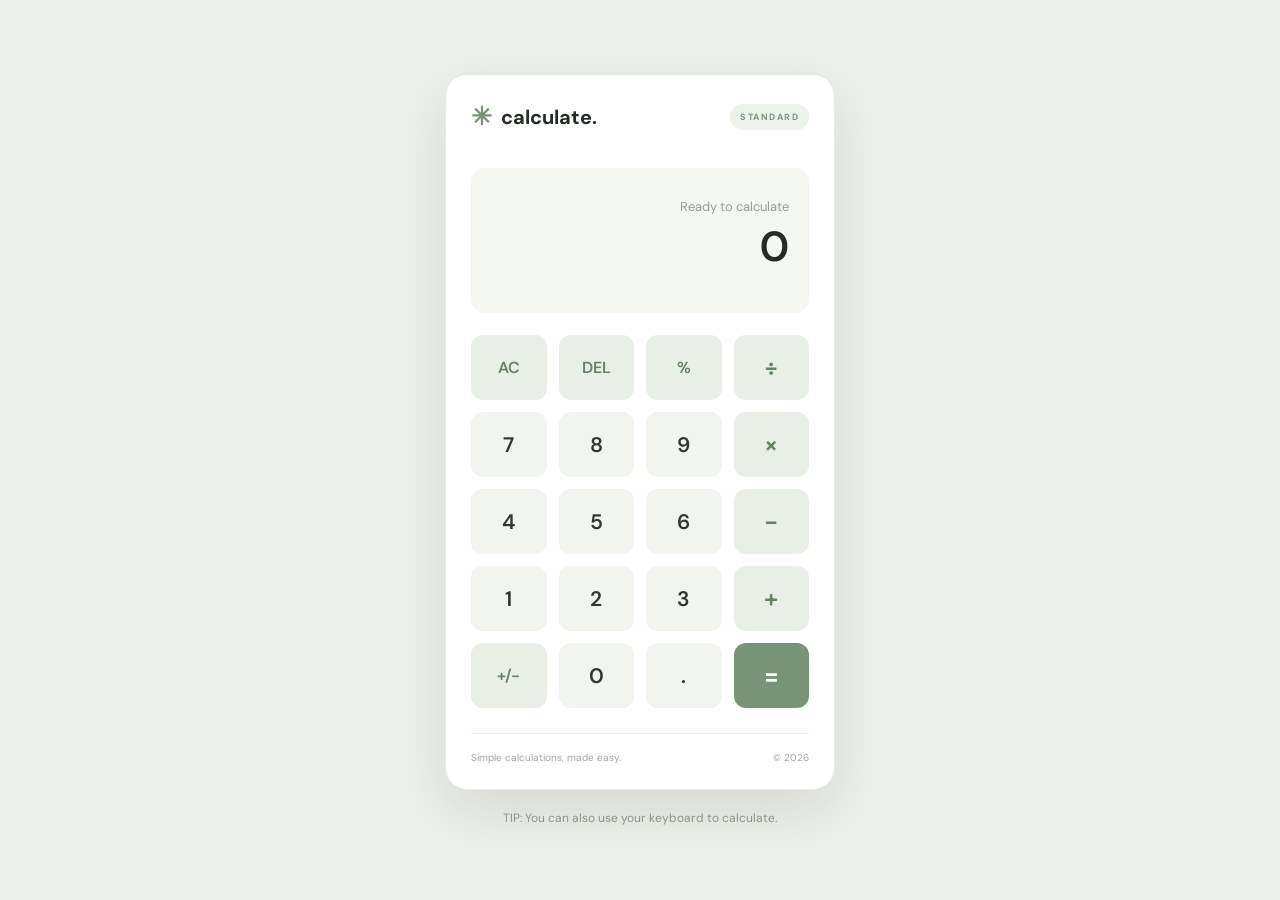
<file: Task_1/index.html>
<!DOCTYPE html>
<html lang="en">
<head>
    <meta charset="UTF-8">
    <meta name="viewport" content="width=device-width, initial-scale=1.0">
    <title>Calculate | Modern Calculator</title>
    <link rel="stylesheet" href="style.css">
    <link href="https://fonts.googleapis.com/css2?family=DM+Sans:wght@400;500;600;700&display=swap" rel="stylesheet">
</head>
<body>

    <main class="calculator-container">

        <div class="calculator">

            <div class="top-bar">
                <div class="brand">
                    <span class="brand-icon">✳</span>
                    <span>calculate.</span>
                </div>
                <span class="mode">STANDARD</span>
            </div>

            <div class="display">
                <div class="history" id="history">Ready to calculate</div>
                <div class="result" id="result">0</div>
                <div class="preview" id="preview"></div>
            </div>

            <div class="buttons">

                <button class="special" data-action="clear">AC</button>
                <button class="special" data-action="delete">DEL</button>
                <button class="special" data-action="percent">%</button>
                <button class="operator" data-operator="÷">÷</button>

                <button data-number="7">7</button>
                <button data-number="8">8</button>
                <button data-number="9">9</button>
                <button class="operator" data-operator="×">×</button>

                <button data-number="4">4</button>
                <button data-number="5">5</button>
                <button data-number="6">6</button>
                <button class="operator" data-operator="−">−</button>

                <button data-number="1">1</button>
                <button data-number="2">2</button>
                <button data-number="3">3</button>
                <button class="operator" data-operator="+">+</button>

                <button class="special" data-action="sign">+/−</button>
                <button data-number="0">0</button>
                <button data-action="decimal">.</button>
                <button class="equal" data-action="calculate">=</button>

            </div>

            <div class="calculator-footer">
                <span>Simple calculations, made easy.</span>
                <span>© 2026</span>
            </div>

        </div>

        <p class="keyboard-note">
            TIP: You can also use your keyboard to calculate.
        </p>

    </main>

    <script src="script.js"></script>
</body>
</html>
</file>
<file: Task_1/style.css>
* {
    margin: 0;
    padding: 0;
    box-sizing: border-box;
}

body {
    font-family: 'DM Sans', sans-serif;
    background: #eef0ec;
    min-height: 100vh;
    display: flex;
    justify-content: center;
    align-items: center;
    padding: 25px;
}

.calculator-container {
    width: 100%;
    max-width: 390px;
}

.calculator {
    background: #ffffff;
    border-radius: 22px;
    padding: 25px;
    box-shadow: 0 20px 60px rgba(32, 43, 32, 0.12);
    border: 1px solid #e8ebe5;
}

.top-bar {
    display: flex;
    align-items: center;
    justify-content: space-between;
    margin-bottom: 35px;
}

.brand {
    display: flex;
    align-items: center;
    gap: 9px;
    font-size: 20px;
    font-weight: 700;
    color: #252c25;
}

.brand-icon {
    color: #789477;
    font-size: 25px;
}

.mode {
    font-size: 9px;
    letter-spacing: 1.5px;
    color: #789477;
    background: #edf3eb;
    padding: 7px 10px;
    border-radius: 20px;
    font-weight: 700;
}

.display {
    background: #f5f7f3;
    border-radius: 14px;
    min-height: 145px;
    padding: 20px;
    margin-bottom: 22px;
    display: flex;
    flex-direction: column;
    justify-content: flex-end;
    text-align: right;
    overflow: hidden;
}

.history {
    color: #969d94;
    font-size: 13px;
    min-height: 22px;
    overflow-wrap: anywhere;
}

.result {
    color: #242b24;
    font-size: clamp(32px, 9vw, 42px);
    font-weight: 600;
    overflow-wrap: anywhere;
    line-height: 1.3;
}

.preview {
    min-height: 18px;
    color: #789477;
    font-size: 12px;
}

.buttons {
    display: grid;
    grid-template-columns: repeat(4, 1fr);
    gap: 12px;
}

button {
    height: 65px;
    border: none;
    border-radius: 12px;
    background: #f2f4f0;
    color: #303730;
    font-family: inherit;
    font-size: 21px;
    font-weight: 600;
    cursor: pointer;
    transition: background 0.2s, transform 0.2s;
}

button:hover {
    background: #e5eae2;
    transform: translateY(-2px);
}

button:active {
    transform: scale(0.94);
}

button.special {
    background: #e9eee6;
    color: #668164;
    font-size: 16px;
}

button.special:hover {
    background: #dce7d9;
}

button.operator {
    background: #e9eee6;
    color: #668164;
    font-size: 25px;
}

button.operator:hover {
    background: #dce7d9;
}

button.equal {
    background: #789477;
    color: white;
    font-size: 26px;
}

button.equal:hover {
    background: #607e5f;
}

.calculator-footer {
    display: flex;
    justify-content: space-between;
    margin-top: 25px;
    padding-top: 17px;
    border-top: 1px solid #edf0ea;
    color: #a0a69e;
    font-size: 10px;
}

.keyboard-note {
    text-align: center;
    color: #8a9387;
    font-size: 12px;
    margin-top: 20px;
}

@media (max-width: 400px) {
    .calculator {
        padding: 17px;
    }

    button {
        height: 58px;
        border-radius: 10px;
    }

    .buttons {
        gap: 9px;
    }
}

@media (max-height: 650px) {
    body {
        align-items: flex-start;
    }
}
</file>
